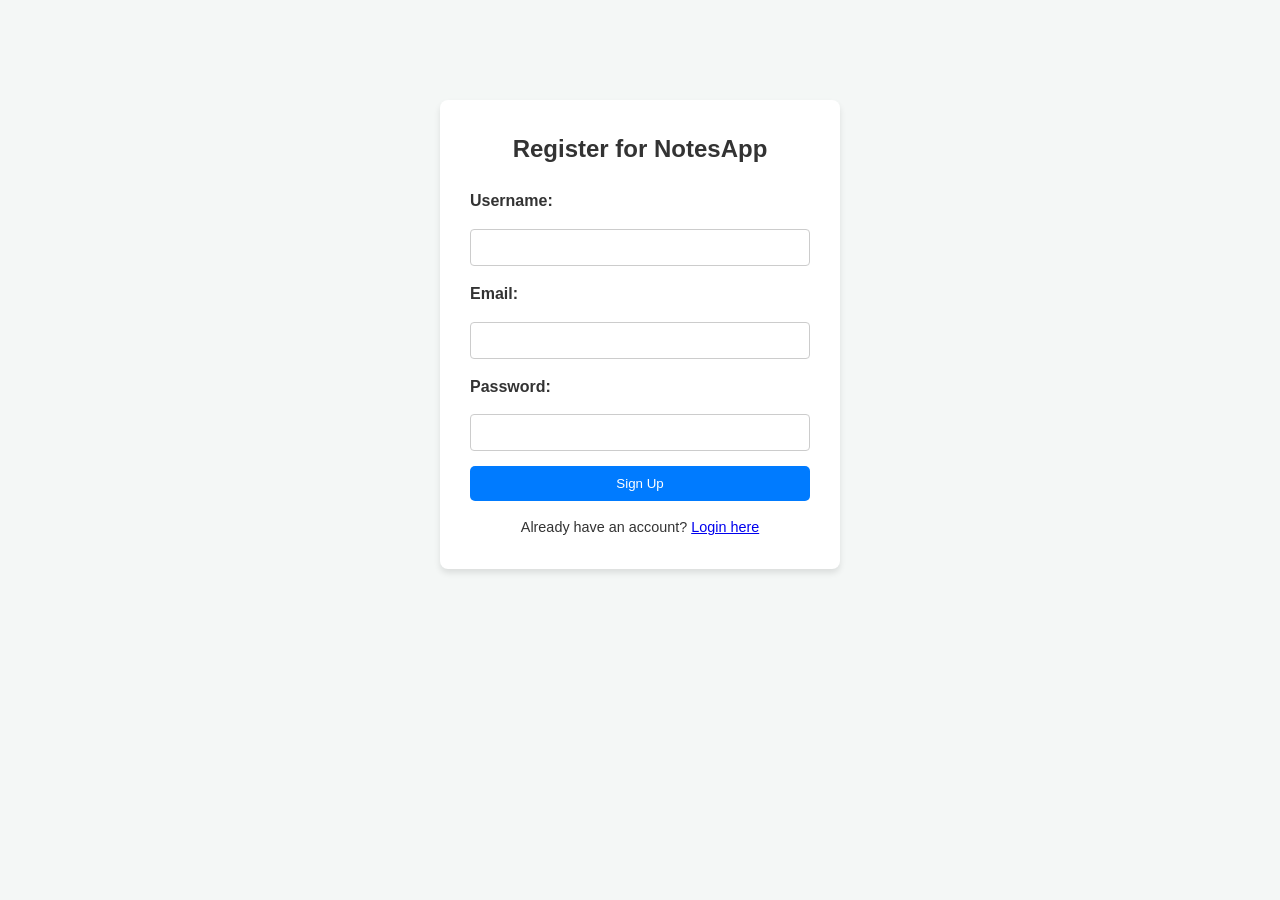
<file: index.html>
<!DOCTYPE html>
<html lang="en">
<head>
    <meta charset="UTF-8">
    <meta name="viewport" content="width=device-width, initial-scale=1.0">
    <title>Sign Up - NotesApp</title>
    <link rel="stylesheet" href="style.css">
</head>
<body>
    <main class="auth-container">
        <h2>Register for NotesApp</h2>
        <form class="auth-form">
            <label for="username">Username:</label>
            <input type="text" id="username" name="username" required>
            
            <label for="email">Email:</label>
            <input type="email" id="email" name="email" required>
            
            <label for="password">Password:</label>
            <input type="password" id="password" name="password" required>
            
            <button type="submit" class="primary-btn">Sign Up</button>
        </form>
        <p>Already have an account? <a href="login.html">Login here</a></p>
    </main>
</body>
</html>
</file>
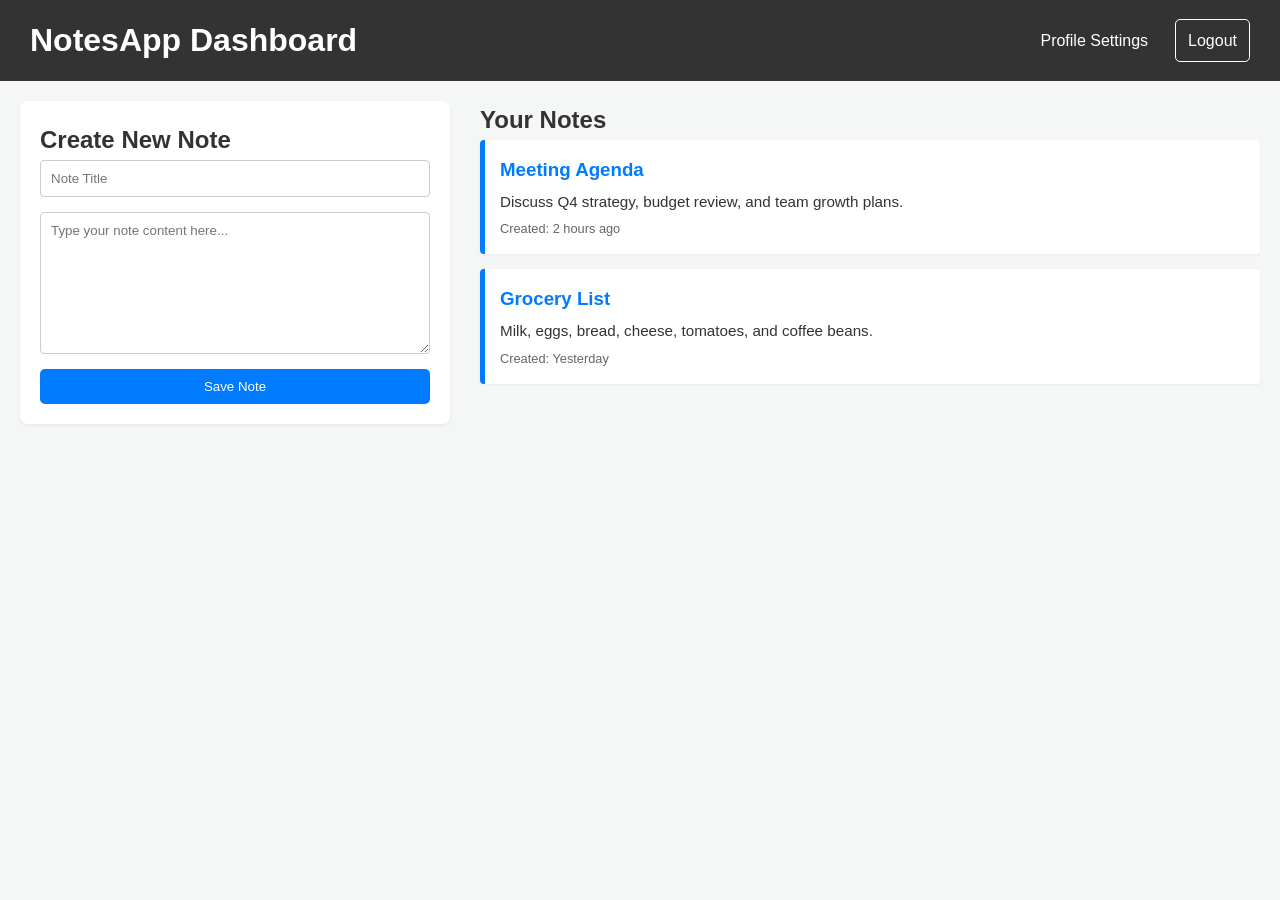
<file: dashboard.html>
<!DOCTYPE html>
<html lang="en">
<head>
    <meta charset="UTF-8">
    <meta name="viewport" content="width=device-width, initial-scale=1.0">
    <title>Dashboard - NotesApp</title>
    <link rel="stylesheet" href="style.css">
</head>
<body>
    <header class="navbar">
        <h1>NotesApp Dashboard</h1>
        <nav class="navbar-links">
            <a href="profile.html" class="nav-link">Profile Settings</a>
            <a href="login.html" class="logout-btn">Logout</a>
        </nav>
    </header>
    
    <div class="dashboard-layout">
        <aside class="create-note-section">
            <h2>Create New Note</h2>
            <form class="note-form">
                <input type="text" placeholder="Note Title" required>
                <textarea placeholder="Type your note content here..." rows="8" required></textarea>
                <button type="submit" class="primary-btn">Save Note</button>
            </form>
        </aside>
    
        <main class="notes-list-section">
            <h2>Your Notes</h2>
            <div class="note-card">
                <h3>Meeting Agenda</h3>
                <p>Discuss Q4 strategy, budget review, and team growth plans.</p>
                <small>Created: 2 hours ago</small>
            </div>
            <div class="note-card">
                <h3>Grocery List</h3>
                <p>Milk, eggs, bread, cheese, tomatoes, and coffee beans.</p>
                <small>Created: Yesterday</small>
            </div>
        </main>
    </div>
</body>
</html>
</file>
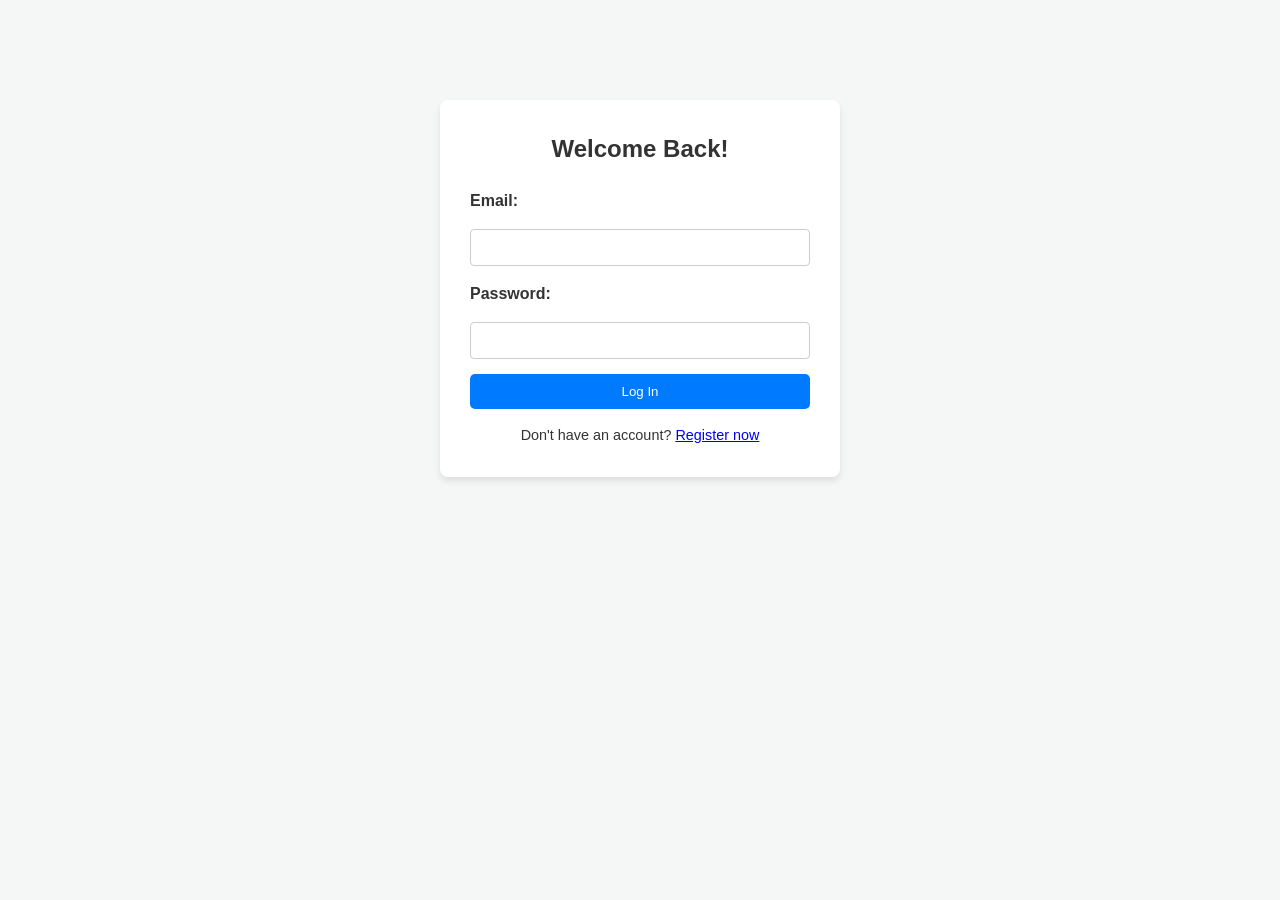
<file: login.html>
<!DOCTYPE html>
<html lang="en">
<head>
    <meta charset="UTF-8">
    <meta name="viewport" content="width=device-width, initial-scale=1.0">
    <title>Login - NotesApp</title>
    <link rel="stylesheet" href="style.css">
</head>
<body>
    <main class="auth-container">
        <h2>Welcome Back!</h2>
        <form class="auth-form">
            <label for="email">Email:</label>
            <input type="email" id="email" name="email" required>
            
            <label for="password">Password:</label>
            <input type="password" id="password" name="password" required>
            
            <button type="submit" class="primary-btn">Log In</button>
        </form>
        <p>Don't have an account? <a href="index.html">Register now</a></p>
    </main>
</body>

</html>
</file>
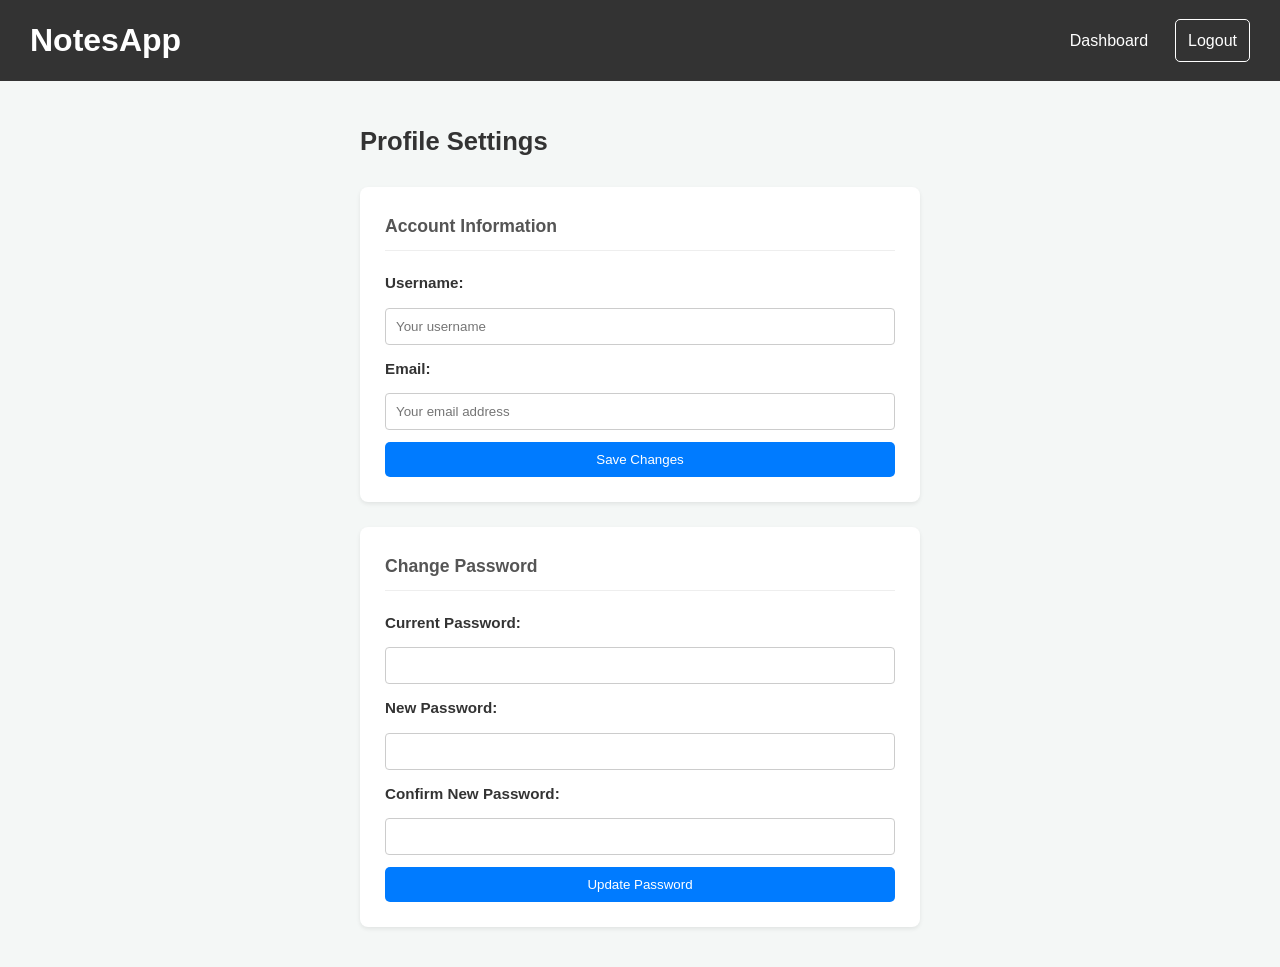
<file: profile.html>
<!DOCTYPE html>
<html lang="en">
<head>
    <meta charset="UTF-8">
    <meta name="viewport" content="width=device-width, initial-scale=1.0">
    <title>Profile Settings - NotesApp</title>
    <link rel="stylesheet" href="style.css">
</head>
<body>
    <header class="navbar">
        <h1>NotesApp</h1>
        <nav class="navbar-links">
            <a href="dashboard.html" class="nav-link">Dashboard</a>
            <a href="login.html" class="logout-btn">Logout</a>
        </nav>
    </header>

    <main class="profile-container">
        <h2>Profile Settings</h2>

        <section class="profile-section">
            <h3>Account Information</h3>
            <form class="profile-form">
                <label for="username">Username:</label>
                <input type="text" id="username" name="username" placeholder="Your username" required>

                <label for="email">Email:</label>
                <input type="email" id="email" name="email" placeholder="Your email address" required>

                <button type="submit" class="primary-btn">Save Changes</button>
            </form>
        </section>

        <section class="profile-section">
            <h3>Change Password</h3>
            <form class="profile-form">
                <label for="current-password">Current Password:</label>
                <input type="password" id="current-password" name="current-password" required>

                <label for="new-password">New Password:</label>
                <input type="password" id="new-password" name="new-password" required>

                <label for="confirm-password">Confirm New Password:</label>
                <input type="password" id="confirm-password" name="confirm-password" required>

                <button type="submit" class="primary-btn">Update Password</button>
            </form>
        </section>
    </main>
</body>
</html>
</file>
<file: style.css>
/* Basic Reset & Font Setup */
* {
    box-sizing: border-box;
    margin: 0;
    padding: 0;
}

body {
    font-family: sans-serif;
    line-height: 1.6;
    background-color: #f4f7f6; /* Light gray background */
    color: #333;
}

/* --- Common UI Components --- */

.primary-btn {
    background-color: #007bff; /* Blue */
    color: white;
    padding: 10px 15px;
    border: none;
    border-radius: 5px;
    cursor: pointer;
    transition: background-color 0.3s;
}

.primary-btn:hover {
    background-color: #0056b3;
}

/* --- Authentication Page Styles (login.html and register.html) --- */

.auth-container {
    max-width: 400px;
    margin: 100px auto; /* Center the form on the page */
    padding: 30px;
    background: white;
    border-radius: 8px;
    box-shadow: 0 4px 6px rgba(0, 0, 0, 0.1);
    text-align: center;
}

.auth-form {
    display: flex;
    flex-direction: column;
    gap: 15px;
    margin-top: 20px;
}

.auth-form label {
    text-align: left;
    font-weight: bold;
}

.auth-form input {
    padding: 10px;
    border: 1px solid #ccc;
    border-radius: 4px;
    width: 100%;
}

.auth-container p {
    margin-top: 15px;
    font-size: 0.9em;
}

/* --- Dashboard Styles (dashboard.html) --- */

.navbar {
    background-color: #333;
    color: white;
    padding: 15px 30px;
    display: flex;
    justify-content: space-between;
    align-items: center;
}

.logout-btn {
    color: white;
    text-decoration: none;
    padding: 8px 12px;
    border: 1px solid white;
    border-radius: 5px;
    transition: background-color 0.3s;
}

.logout-btn:hover {
    background-color: #555;
}

.dashboard-layout {
    display: flex;
    padding: 20px;
    gap: 30px;
}

.create-note-section {
    flex: 1; /* Takes up 1 part of the space (for creation form) */
    padding: 20px;
    background: white;
    border-radius: 8px;
    box-shadow: 0 2px 4px rgba(0, 0, 0, 0.05);
    height: fit-content; /* Only take required height */
}

.notes-list-section {
    flex: 2; /* Takes up 2 parts of the space (for viewing notes) */
}

.note-form {
    display: flex;
    flex-direction: column;
    gap: 15px;
}

.note-form input,
.note-form textarea {
    padding: 10px;
    border: 1px solid #ccc;
    border-radius: 4px;
    font-family: inherit; /* Inherit font from body */
}

/* --- Note Card Styles --- */

.note-card {
    background: white;
    padding: 15px;
    border-left: 5px solid #007bff; /* Blue accent color */
    margin-bottom: 15px;
    border-radius: 4px;
    box-shadow: 0 1px 3px rgba(0, 0, 0, 0.05);
}

.note-card h3 {
    margin-bottom: 5px;
    color: #007bff;
}

.note-card p {
    margin-bottom: 5px;
    font-size: 0.95em;
}

.note-card small {
    color: #666;
    font-size: 0.8em;
    display: block; /* Make sure the date/time is on its own line */
}

/* --- Navbar Links --- */

.navbar-links {
    display: flex;
    align-items: center;
    gap: 15px;
}

.nav-link {
    color: white;
    text-decoration: none;
    padding: 8px 12px;
    border-radius: 5px;
    transition: background-color 0.3s;
}

.nav-link:hover {
    background-color: #555;
}

/* --- Profile Settings Page Styles (profile.html) --- */

.profile-container {
    max-width: 600px;
    margin: 40px auto;
    padding: 0 20px;
}

.profile-container h2 {
    margin-bottom: 25px;
    font-size: 1.6em;
    color: #333;
}

.profile-section {
    background: white;
    padding: 25px;
    border-radius: 8px;
    box-shadow: 0 2px 4px rgba(0, 0, 0, 0.08);
    margin-bottom: 25px;
}

.profile-section h3 {
    margin-bottom: 20px;
    font-size: 1.1em;
    color: #555;
    border-bottom: 1px solid #eee;
    padding-bottom: 10px;
}

.profile-form {
    display: flex;
    flex-direction: column;
    gap: 12px;
}

.profile-form label {
    font-weight: bold;
    font-size: 0.95em;
}

.profile-form input {
    padding: 10px;
    border: 1px solid #ccc;
    border-radius: 4px;
    width: 100%;
}
</file>
